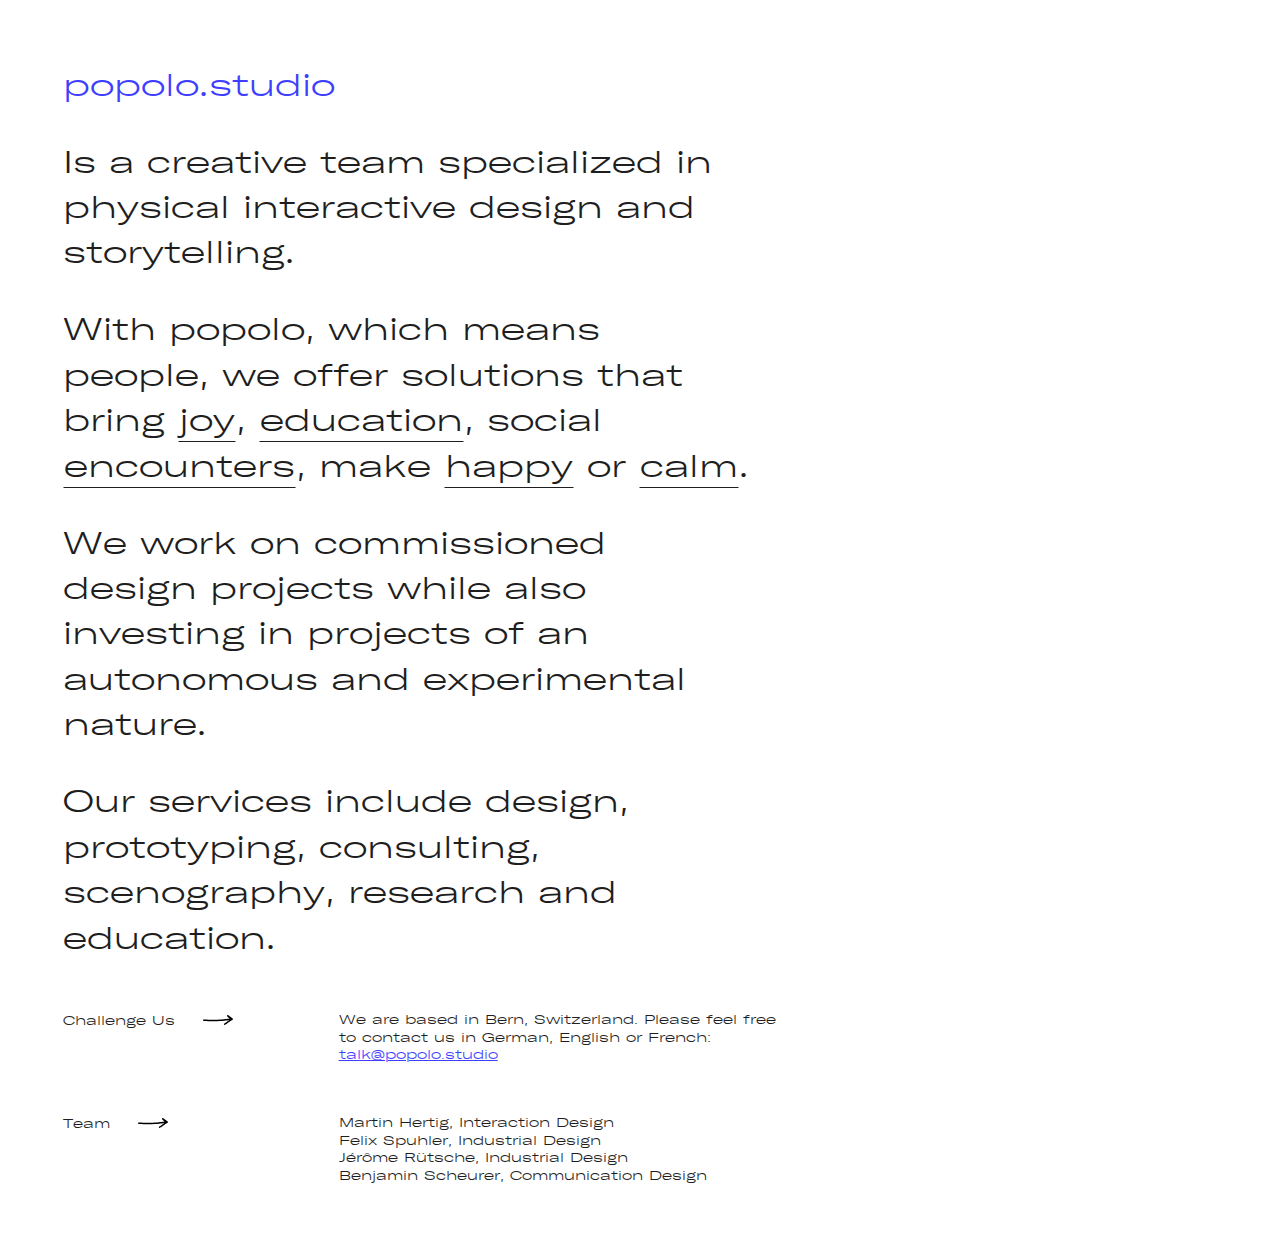
<file: docs/index.html>
<!DOCTYPE html>
<html lang="en">
<!--

popolo <3 you

-->
<head>
    <meta charset="utf-8">
    <title>popolo.studio</title>
    <meta name="description" content="Is a multidisciplinary studio specialized in humane design and research." />
<link rel="shortcut icon" href="/images/favicons/favicon.ico"><link rel="icon" type="image/png" sizes="16x16" href="/images/favicons/favicon-16x16.png"><link rel="icon" type="image/png" sizes="32x32" href="/images/favicons/favicon-32x32.png"><link rel="manifest" href="/images/favicons/manifest.json"><meta name="mobile-web-app-capable" content="yes"><meta name="theme-color" content="#fff"><meta name="application-name" content="popolo.studio"><link rel="apple-touch-icon" sizes="57x57" href="/images/favicons/apple-touch-icon-57x57.png"><link rel="apple-touch-icon" sizes="60x60" href="/images/favicons/apple-touch-icon-60x60.png"><link rel="apple-touch-icon" sizes="72x72" href="/images/favicons/apple-touch-icon-72x72.png"><link rel="apple-touch-icon" sizes="76x76" href="/images/favicons/apple-touch-icon-76x76.png"><link rel="apple-touch-icon" sizes="114x114" href="/images/favicons/apple-touch-icon-114x114.png"><link rel="apple-touch-icon" sizes="120x120" href="/images/favicons/apple-touch-icon-120x120.png"><link rel="apple-touch-icon" sizes="144x144" href="/images/favicons/apple-touch-icon-144x144.png"><link rel="apple-touch-icon" sizes="152x152" href="/images/favicons/apple-touch-icon-152x152.png"><link rel="apple-touch-icon" sizes="167x167" href="/images/favicons/apple-touch-icon-167x167.png"><link rel="apple-touch-icon" sizes="180x180" href="/images/favicons/apple-touch-icon-180x180.png"><link rel="apple-touch-icon" sizes="1024x1024" href="/images/favicons/apple-touch-icon-1024x1024.png"><meta name="apple-mobile-web-app-capable" content="yes"><meta name="apple-mobile-web-app-status-bar-style" content="black-translucent"><meta name="apple-mobile-web-app-title" content="popolo.studio"><meta name="viewport" content="width=device-width,initial-scale=1"><link href="style.fca2c6081d5fce75b48a.css" rel="stylesheet"></head>
<body class="popolo-blue">
  <div class="main">
   <h1 class="popolo-title">popolo.<span class="popolo-variable">studio</span></h1>
  <p>Is a creative team specialized in <br class="fluid_br">physical interactive design and <br class="fluid_br">storytelling.</p>

  <p>With popolo, which means <br class="fluid_br">people, we offer solutions that <br class="fluid_br">bring <a href="#" class="cta_button button_joy"><span class="btn_label">joy</span><span class="btn_hidden">now</span></a>, <a href="#" class="cta_button button_education"><span class="btn_label">education</span><span class="btn_hidden">please</span></a>, social <br class="fluid_br"><a href="#" class="cta_button button_social"><span class="btn_label">encounters</span><span class="btn_hidden">what?</span></a>, make <a href="#" class="cta_button button_happy"><span class="btn_label">happy</span><span class="btn_hidden">ok</span></a> or <a href="#" class="cta_button button_calm"><span class="btn_label">calm</span><span class="btn_hidden">really?</span></a>.</p>

  <p>We work on commissioned <br class="fluid_br">design projects while also <br class="fluid_br">investing in projects of an <br class="fluid_br">autonomous and experimental <br class="fluid_br">nature.</p>

  <p>Our services include design, <br class="fluid_br">prototyping, consulting, <br class="fluid_br">scenography, research and <br class="fluid_br">education.</p>

  <div class="small_text">
    <div class="left">
      Challenge Us
      <img class="arrow" src="images/arrow.svg?8ee607b1fc566d050f55930a42d7e8b4"/>
    </div>
    <div class="right">
      We are based in Bern, Switzerland.
      Please feel free<br class="fluid_br">to contact us in German, English or French: <br class="fluid_br"><a href="mailto:talk@popolo.studio">talk@popolo.studio</a>
    </div>
  </div>
  <div class="small_text">
    <div class="left">
      Team
      <img class="arrow" src="images/arrow.svg?8ee607b1fc566d050f55930a42d7e8b4"/>
    </div>
    <div class="right">
      <ul class="team">
        <li>Jérôme Rütsche, Industrial Design</li>
        <li>Martin Hertig, Interaction Design</li>
        <li>Benjamin Scheurer, Communication Design</li>
        <li>Felix Spuhler, Industrial Design</li>
      </ul>
    </div>
  </div>
  </div>
  <div class="contact-form">
    <svg class="close" viewbox="0 0 55 55" xmlns="http://www.w3.org/2000/svg">
      <g stroke="#00F" stroke-width="3" fill="none" fill-rule="evenodd" stroke-linecap="square">
        <path d="M52.5 2.0706l-50 50M2.5 2.0706l50 50"/>
      </g>
    </svg>


    <form class="form-wrapper" action="https://formspree.io/talk@popolo.studio" method="POST">
    <div class="first-row">
        <div class="instructions">Send us a message<span class="doppelpunkt">:</span> <span class="or_email">(or to <a href="mailto:talk@popolo.studio">talk@popolo.studio</a>)</span></div>
        <textarea name="Message" class="contact_message" id="contact_message">Please educate me.</textarea>
      </div>
      <div class="second-row">
        <input type="text" name="Email" class="contact_email" placeholder="Your email address">
        <button type="submit">Send message</button>
      </div>
        <div class="validaton"></div>
    </form>
  </div>
<script src="main.812a28d823c9b94bfe0e.js"></script></body>
</html>
</file>
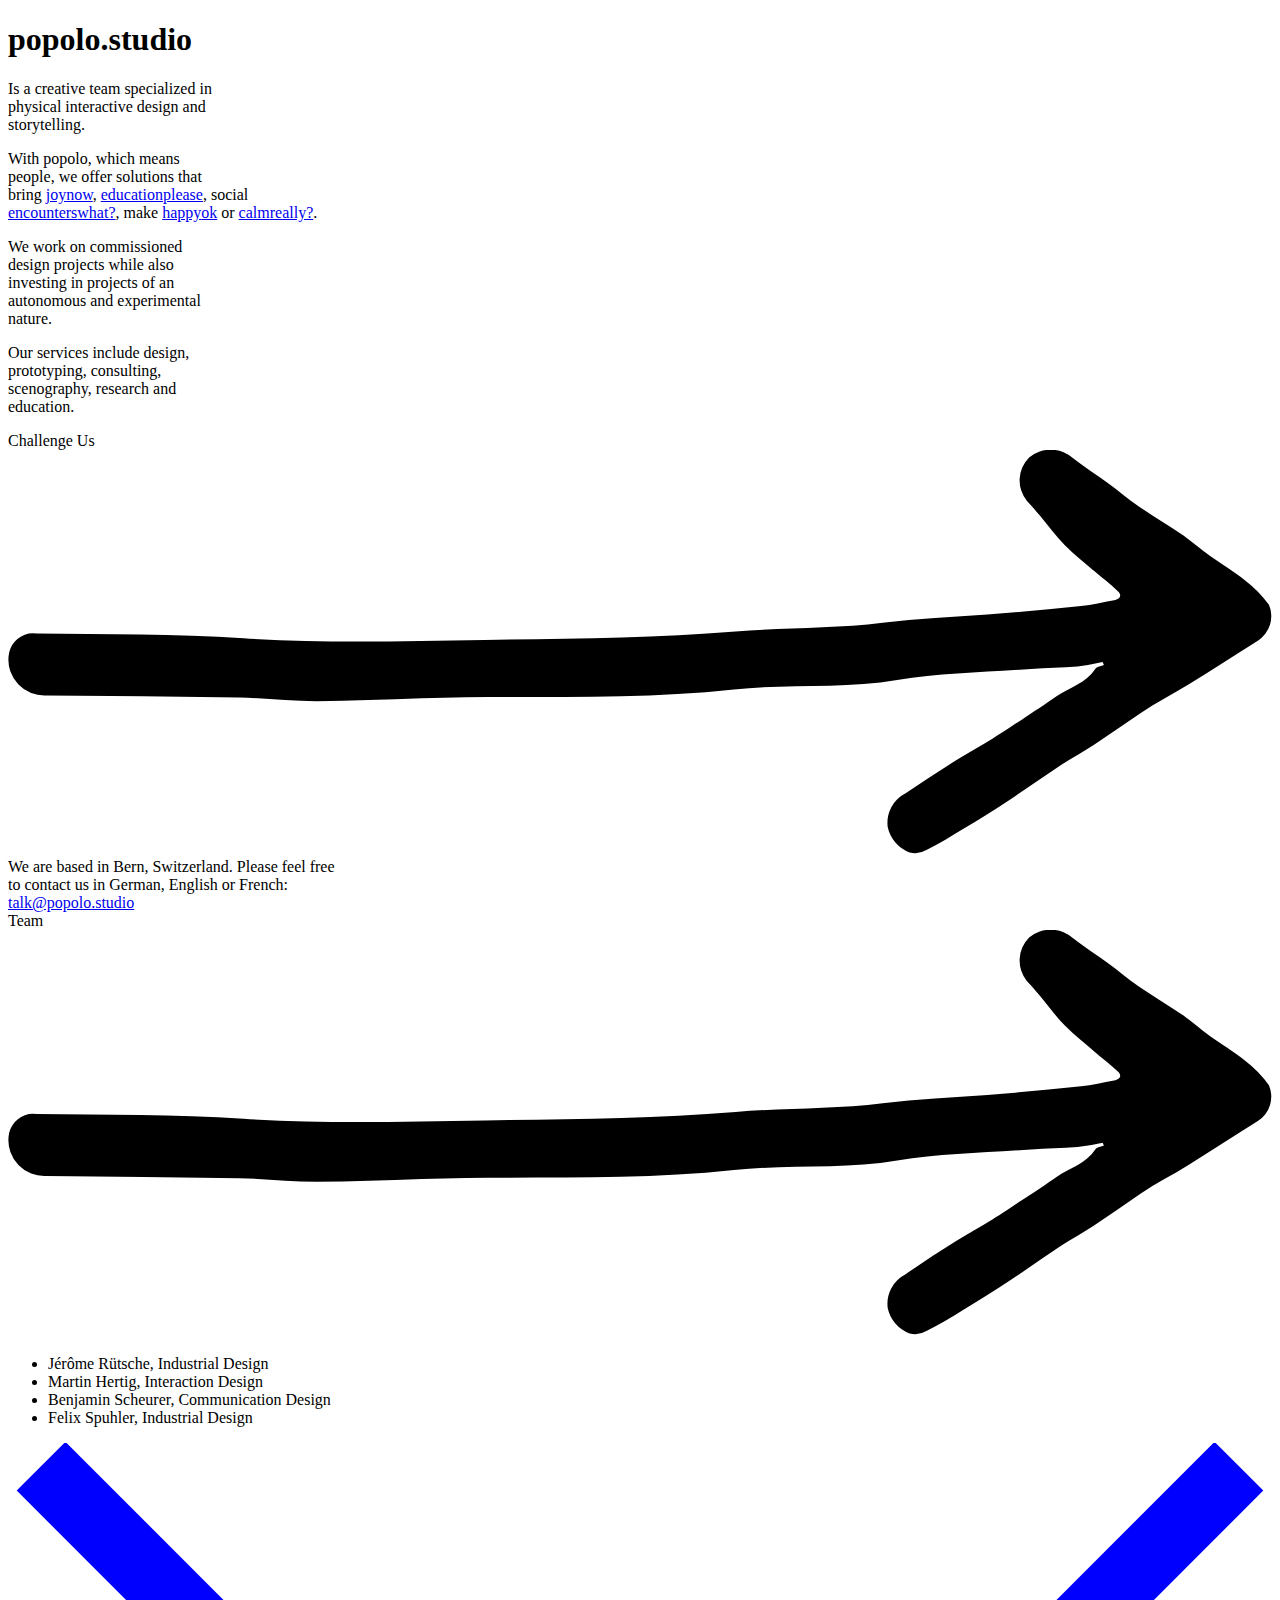
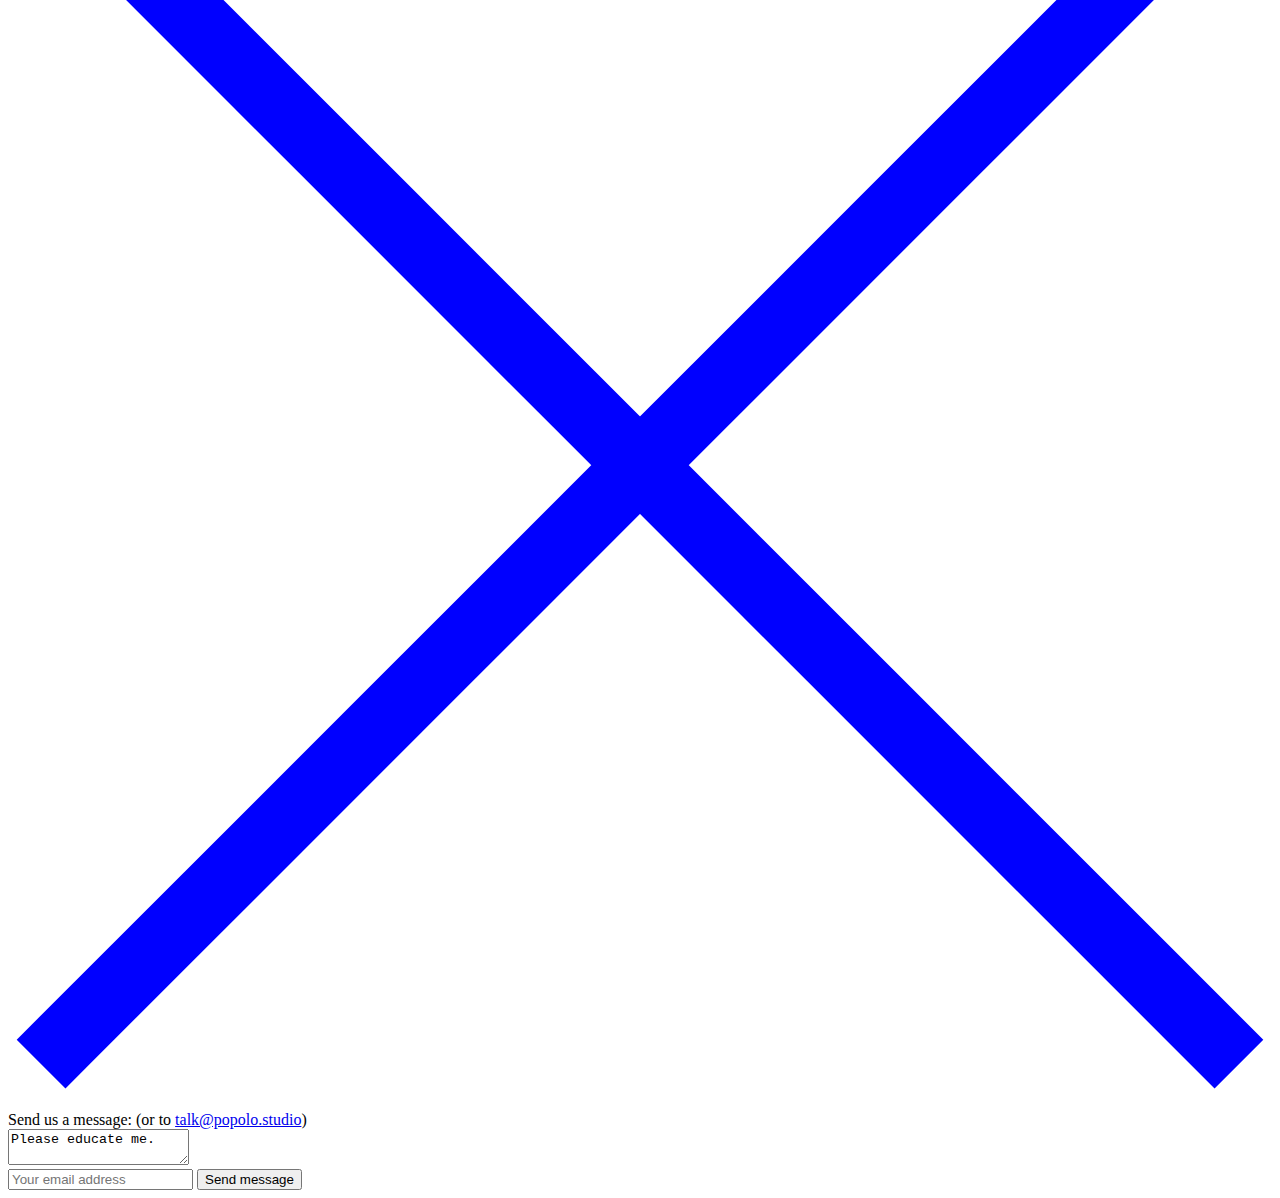
<file: src/index.html>
<!DOCTYPE html>
<html lang="en">
<!--

popolo <3 you

-->
<head>
    <meta charset="utf-8">
    <title>popolo.studio</title>
    <meta name="description" content="Is a multidisciplinary studio specialized in humane design and research." />
</head>
<body class="popolo-blue">
  <div class="main">
   <h1 class="popolo-title">popolo.<span class="popolo-variable">studio</span></h1>
  <p>Is a creative team specialized in <br class="fluid_br">physical interactive design and <br class="fluid_br">storytelling.</p>

  <p>With popolo, which means <br class="fluid_br">people, we offer solutions that <br class="fluid_br">bring <a href="#" class="cta_button button_joy"><span class="btn_label">joy</span><span class="btn_hidden">now</span></a>, <a href="#" class="cta_button button_education"><span class="btn_label">education</span><span class="btn_hidden">please</span></a>, social <br class="fluid_br"><a href="#" class="cta_button button_social"><span class="btn_label">encounters</span><span class="btn_hidden">what?</span></a>, make <a href="#" class="cta_button button_happy"><span class="btn_label">happy</span><span class="btn_hidden">ok</span></a> or <a href="#" class="cta_button button_calm"><span class="btn_label">calm</span><span class="btn_hidden">really?</span></a>.</p>

  <p>We work on commissioned <br class="fluid_br">design projects while also <br class="fluid_br">investing in projects of an <br class="fluid_br">autonomous and experimental <br class="fluid_br">nature.</p>

  <p>Our services include design, <br class="fluid_br">prototyping, consulting, <br class="fluid_br">scenography, research and <br class="fluid_br">education.</p>

  <div class="small_text">
    <div class="left">
      Challenge Us
      <img class="arrow" src="images/arrow.svg"/>
    </div>
    <div class="right">
      We are based in Bern, Switzerland.
      Please feel free<br class="fluid_br">to contact us in German, English or French: <br class="fluid_br"><a href="mailto:talk@popolo.studio">talk@popolo.studio</a>
    </div>
  </div>
  <div class="small_text">
    <div class="left">
      Team
      <img class="arrow" src="images/arrow.svg"/>
    </div>
    <div class="right">
      <ul class="team">
        <li>Jérôme Rütsche, Industrial Design</li>
        <li>Martin Hertig, Interaction Design</li>
        <li>Benjamin Scheurer, Communication Design</li>
        <li>Felix Spuhler, Industrial Design</li>
      </ul>
    </div>
  </div>
  </div>
  <div class="contact-form">
    <svg class="close" viewbox="0 0 55 55" xmlns="http://www.w3.org/2000/svg">
      <g stroke="#00F" stroke-width="3" fill="none" fill-rule="evenodd" stroke-linecap="square">
        <path d="M52.5 2.0706l-50 50M2.5 2.0706l50 50"/>
      </g>
    </svg>


    <form class="form-wrapper" action="https://formspree.io/talk@popolo.studio" method="POST">
    <div class="first-row">
        <div class="instructions">Send us a message<span class="doppelpunkt">:</span> <span class="or_email">(or to <a href="mailto:talk@popolo.studio">talk@popolo.studio</a>)</span></div>
        <textarea name="Message" class="contact_message" id="contact_message">Please educate me.</textarea>
      </div>
      <div class="second-row">
        <input type="text" name="Email" class="contact_email" placeholder="Your email address">
        <button type="submit">Send message</button>
      </div>
        <div class="validaton"></div>
    </form>
  </div>
</body>
</html>
</file>
<file: docs/style.fca2c6081d5fce75b48a.css>
@font-face{font-family:popolo_lt;src:url(fonts/popolo-lt-webfont.woff2) format("woff2"),url(fonts/popolo-lt-webfont.woff) format("woff");font-weight:400;font-style:normal}@-webkit-keyframes fadeIn{0%{opacity:0}to{opacity:1}}@keyframes fadeIn{0%{opacity:0}to{opacity:1}}body,button,html,input,textarea{font-family:popolo_lt,sans-serif;font-size:1.4em;line-height:1.45em;color:#1e1e1e;-webkit-font-smoothing:antialiased;-moz-osx-font-smoothing:grayscale}body{margin:0;padding:0;width:100%}.hidden{display:none}.invisible{visibility:hidden}.main{-webkit-animation:fadeIn .6s ease-out;animation:fadeIn .6s ease-out;margin:2em}.main ::selection{color:#fff}.main ::-moz-selection{color:#fff}h1{font-size:1em;font-weight:400;font-family:popolo_lt,sans-serif;transition:color .3s ease-out;display:inline-block;margin:0}a.cta_button{transition:color .3s ease-out,border-color .3s ease-out,padding .3s ease-out;border:1px solid transparent;border-bottom-color:#1e1e1e;text-decoration:none;padding-bottom:2px;box-sizing:content-box;position:relative}a.cta_button,a.cta_button:visited{color:#1e1e1e}a.cta_button:hover{border-radius:2em}a.cta_button .btn_hidden{position:absolute;top:-3px;left:50%;-webkit-transform:translateX(-50%);transform:translateX(-50%);display:none;font-size:.8em}a.cta_button.button_joy .btn_hidden{font-size:.5em}a.cta_button.button_calm .btn_hidden{font-size:.6em}.small_text{font-size:.4em;display:flex;flex-direction:row;align-items:flex-start;line-height:1.4em;margin-top:4em}.small_text .left{width:22em}.small_text .arrow{width:30px;height:auto;margin-top:4px;margin-left:1.8em;margin-right:2em}.small_text .right{width:40em}ul.team{margin:0;padding:0;list-style-type:none}ul.team li{margin-left:0}.contact-form{display:none;position:fixed;bottom:0;min-height:6em;height:82vh;background-color:#faf8f8;z-index:999;width:100%}.contact-form .form-wrapper{margin:.5em 2em}.contact-form .close{padding:1em 0 0 3.2em;width:1.4em;height:auto}.contact-form .instructions{font-size:.4em;padding-left:3.5em;padding-top:2em}.contact-form textarea{border:none;height:22vh;resize:none;outline:none;padding:.5em 1em;width:calc(100% - 2em)}.contact-form .first-row{margin-bottom:.4em}.contact-form .first-row,.contact-form .second-row{background-color:#fff;width:100%}.contact-form .second-row input{border:none;outline:none;font-size:.4em;padding:2em 2em 2em 3.5em}.contact-form .second-row button{padding:2em;font-size:.4em;background-color:#fff;outline:none;border:none;margin:0;float:right}.contact-form .validaton{padding:1em 2em;font-size:.4em;text-align:right;color:#ff3e56}.doppelpunkt{display:none}@media only screen and (max-width:600px){body,html{font-size:1.2em;line-height:1.5em}br.fluid_br{display:none}.contact-form{top:0;height:100vh;font-size:1em}.contact-form .close{padding:1em 0 0 2em}.contact-form .validaton{font-size:.75em;line-height:1.4em;padding:0}.contact-form .form-wrapper{margin:.5em 1em}.contact-form .first-row{padding:0;margin-bottom:16px}.contact-form .first-row .instructions{padding:0 1em;background-color:#faf8f8}.contact-form .or_email{display:none}.contact-form .second-row{margin-bottom:.4em}.contact-form .second-row button{width:100%;margin-top:16px;padding:1em}.contact-form .second-row input{padding:1em!important}.contact-form textarea{padding:1em;width:calc(100% - 2em);font-size:.75em;height:30vh}.contact-form .instructions,.contact-form .second-row button,.contact-form .second-row input,.small_text{font-size:.75em}.contact-form .instructions,.contact-form .second-row input{padding-left:1em;width:calc(100% - 2em)}.small_text{margin-top:2em;flex-direction:column}.small_text .left,.small_text .right{width:100%}.main{margin:.8em}}body.popolo-blue{cursor:url("data:image/svg+xml;utf8,<svg width='20' height='20' xmlns='http://www.w3.org/2000/svg'><ellipse cx='10' cy='10' rx='10' ry='8' fill='%233E3EFF' /></svg>"),auto}body.popolo-blue a,body.popolo-blue a:visited{color:#3e3eff}body.popolo-blue .close,body.popolo-blue a,body.popolo-blue button{cursor:url('data:image/svg+xml;utf8,<svg width="29" height="28" xmlns="http://www.w3.org/2000/svg"><g stroke="%233E3EFF" stroke-width="4" fill="none" fill-rule="evenodd" stroke-linecap="square"><path d="M1.5 2L26 25M1.5 18.2034v-16.5M19 2H3"/></g></svg>'),auto}body.popolo-blue a.cta_button,body.popolo-blue a.cta_button:visited{color:#1e1e1e}body.popolo-blue a.cta_button:hover{color:#3e3eff;border:1px solid #3e3eff!important}body.popolo-blue .main ::selection{background:#3e3eff}body.popolo-blue .main ::-moz-selection{background:#3e3eff}body.popolo-blue .contact-form .second-row button,body.popolo-blue .main h1{color:#3e3eff}body.popolo-blue .contact-form .close g{stroke:#3e3eff}body.popolo-yellow{cursor:url("data:image/svg+xml;utf8,<svg width='20' height='20' xmlns='http://www.w3.org/2000/svg'><ellipse cx='10' cy='10' rx='10' ry='8' fill='%23CDC500' /></svg>"),auto}body.popolo-yellow a,body.popolo-yellow a:visited{color:#cdc500}body.popolo-yellow .close,body.popolo-yellow a,body.popolo-yellow button{cursor:url('data:image/svg+xml;utf8,<svg width="29" height="28" xmlns="http://www.w3.org/2000/svg"><g stroke="%23CDC500" stroke-width="4" fill="none" fill-rule="evenodd" stroke-linecap="square"><path d="M1.5 2L26 25M1.5 18.2034v-16.5M19 2H3"/></g></svg>'),auto}body.popolo-yellow a.cta_button,body.popolo-yellow a.cta_button:visited{color:#1e1e1e}body.popolo-yellow a.cta_button:hover{color:#cdc500;border:1px solid #cdc500!important}body.popolo-yellow .main ::selection{background:#cdc500}body.popolo-yellow .main ::-moz-selection{background:#cdc500}body.popolo-yellow .contact-form .second-row button,body.popolo-yellow .main h1{color:#cdc500}body.popolo-yellow .contact-form .close g{stroke:#cdc500}body.popolo-green{cursor:url("data:image/svg+xml;utf8,<svg width='20' height='20' xmlns='http://www.w3.org/2000/svg'><ellipse cx='10' cy='10' rx='10' ry='8' fill='%2321A42F' /></svg>"),auto}body.popolo-green a,body.popolo-green a:visited{color:#21a42f}body.popolo-green .close,body.popolo-green a,body.popolo-green button{cursor:url('data:image/svg+xml;utf8,<svg width="29" height="28" xmlns="http://www.w3.org/2000/svg"><g stroke="%2321A42F" stroke-width="4" fill="none" fill-rule="evenodd" stroke-linecap="square"><path d="M1.5 2L26 25M1.5 18.2034v-16.5M19 2H3"/></g></svg>'),auto}body.popolo-green a.cta_button,body.popolo-green a.cta_button:visited{color:#1e1e1e}body.popolo-green a.cta_button:hover{color:#21a42f;border:1px solid #21a42f!important}body.popolo-green .main ::selection{background:#21a42f}body.popolo-green .main ::-moz-selection{background:#21a42f}body.popolo-green .contact-form .second-row button,body.popolo-green .main h1{color:#21a42f}body.popolo-green .contact-form .close g{stroke:#21a42f}body.popolo-pink{cursor:url("data:image/svg+xml;utf8,<svg width='20' height='20' xmlns='http://www.w3.org/2000/svg'><ellipse cx='10' cy='10' rx='10' ry='8' fill='%23FF3E56' /></svg>"),auto}body.popolo-pink a,body.popolo-pink a:visited{color:#ff3e56}body.popolo-pink .close,body.popolo-pink a,body.popolo-pink button{cursor:url('data:image/svg+xml;utf8,<svg width="29" height="28" xmlns="http://www.w3.org/2000/svg"><g stroke="%23FF3E56" stroke-width="4" fill="none" fill-rule="evenodd" stroke-linecap="square"><path d="M1.5 2L26 25M1.5 18.2034v-16.5M19 2H3"/></g></svg>'),auto}body.popolo-pink a.cta_button,body.popolo-pink a.cta_button:visited{color:#1e1e1e}body.popolo-pink a.cta_button:hover{color:#ff3e56;border:1px solid #ff3e56!important}body.popolo-pink .main ::selection{background:#ff3e56}body.popolo-pink .main ::-moz-selection{background:#ff3e56}body.popolo-pink .contact-form .second-row button,body.popolo-pink .main h1{color:#ff3e56}body.popolo-pink .contact-form .close g{stroke:#ff3e56}body.popolo-violet{cursor:url("data:image/svg+xml;utf8,<svg width='20' height='20' xmlns='http://www.w3.org/2000/svg'><ellipse cx='10' cy='10' rx='10' ry='8' fill='%23CE39ED' /></svg>"),auto}body.popolo-violet a,body.popolo-violet a:visited{color:#ce39ed}body.popolo-violet .close,body.popolo-violet a,body.popolo-violet button{cursor:url('data:image/svg+xml;utf8,<svg width="29" height="28" xmlns="http://www.w3.org/2000/svg"><g stroke="%23CE39ED" stroke-width="4" fill="none" fill-rule="evenodd" stroke-linecap="square"><path d="M1.5 2L26 25M1.5 18.2034v-16.5M19 2H3"/></g></svg>'),auto}body.popolo-violet a.cta_button,body.popolo-violet a.cta_button:visited{color:#1e1e1e}body.popolo-violet a.cta_button:hover{color:#ce39ed;border:1px solid #ce39ed!important}body.popolo-violet .main ::selection{background:#ce39ed}body.popolo-violet .main ::-moz-selection{background:#ce39ed}body.popolo-violet .contact-form .second-row button,body.popolo-violet .main h1{color:#ce39ed}body.popolo-violet .contact-form .close g{stroke:#ce39ed}
</file>
